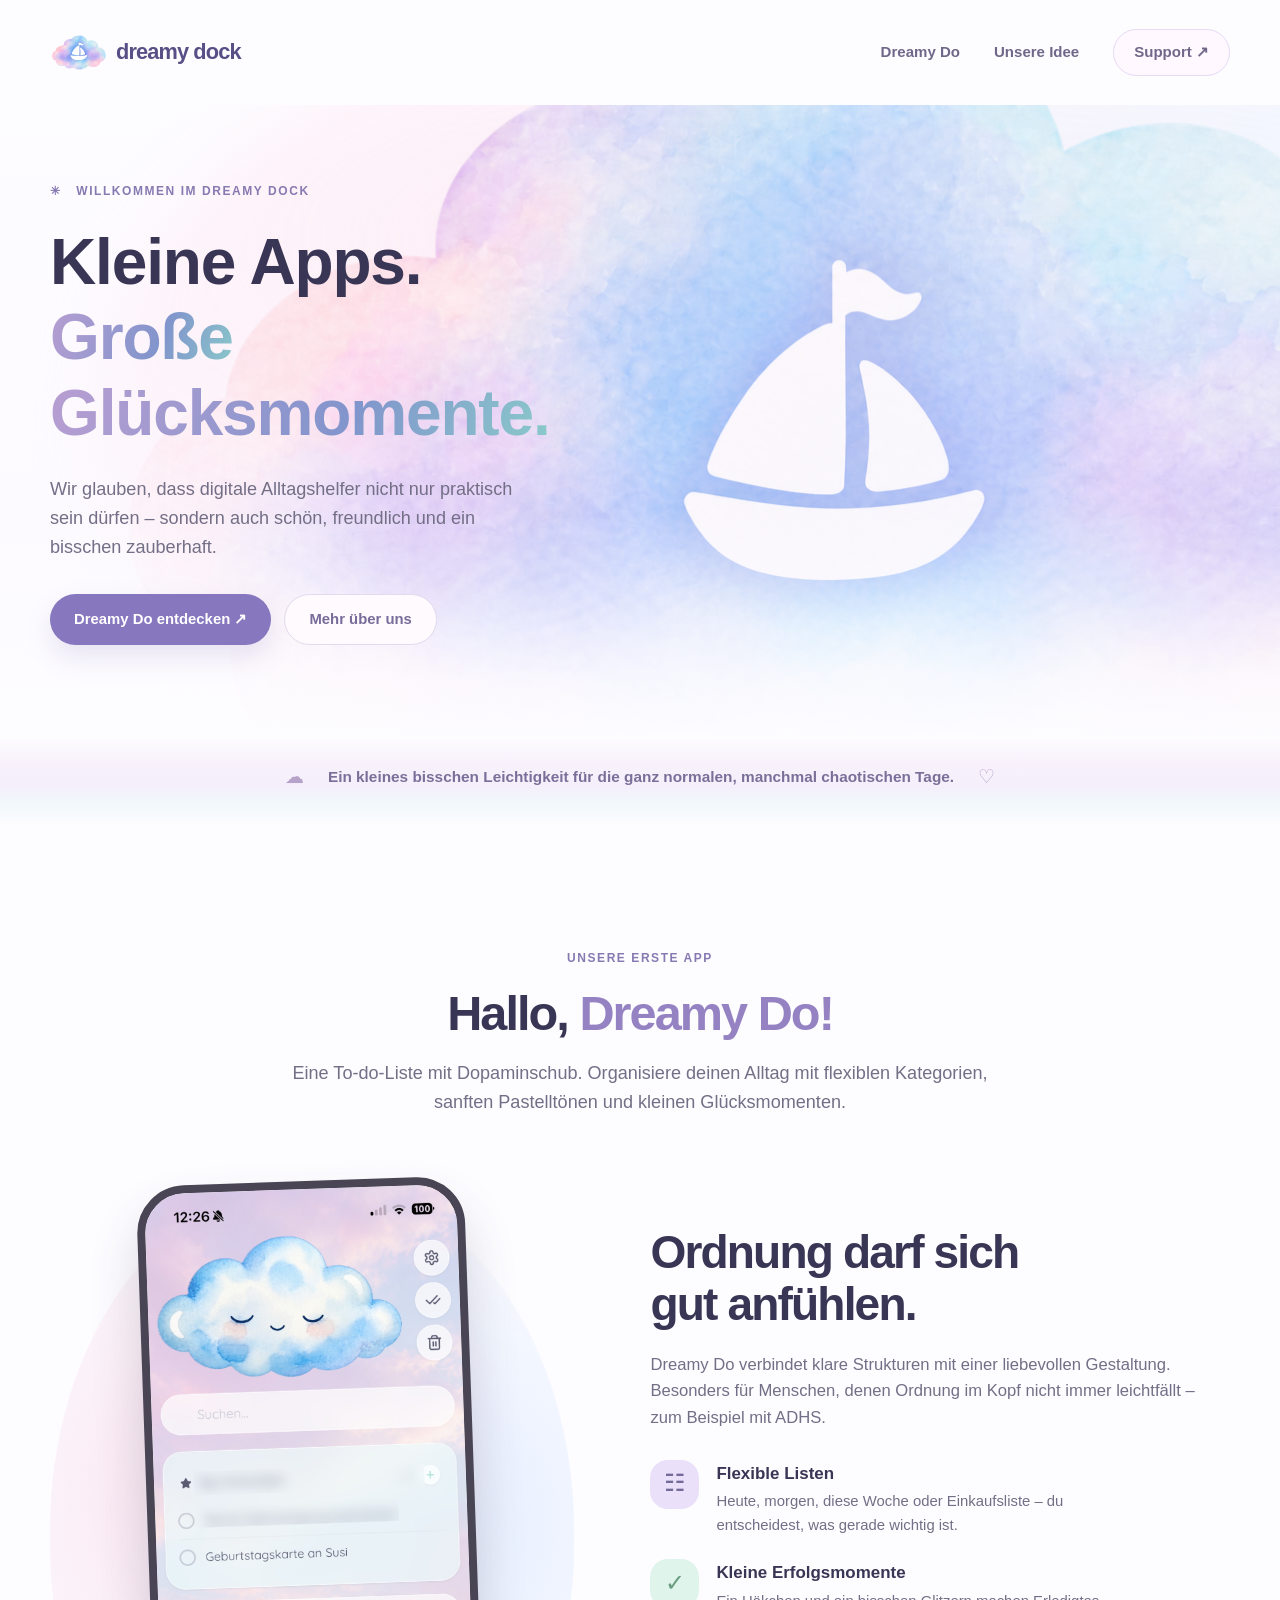
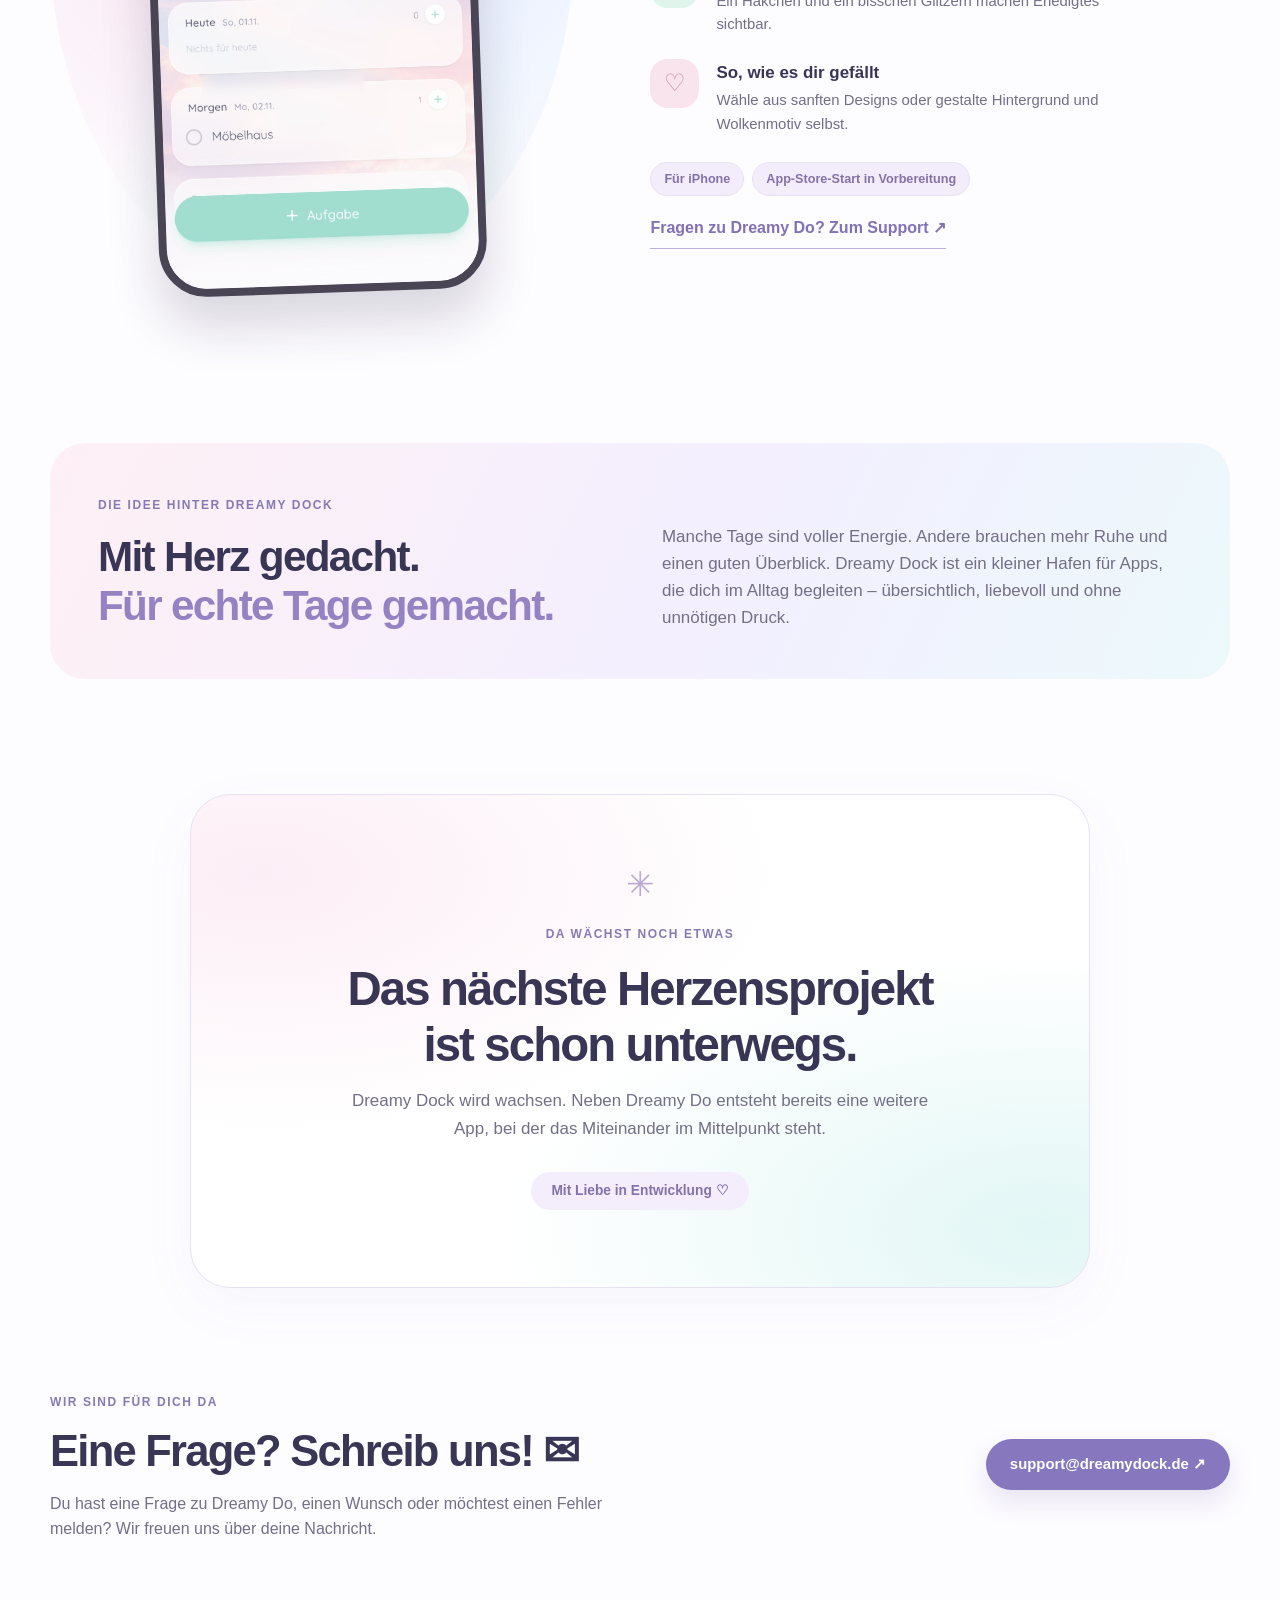
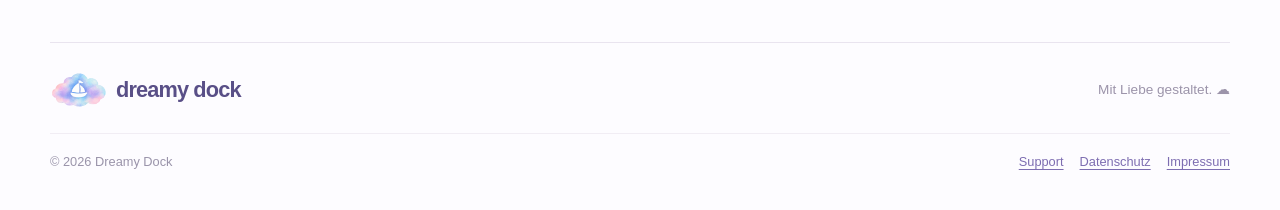
<file: index.html>
<!DOCTYPE html>

<html lang="de">
<head>
<meta charset="utf-8"/>
<meta content="width=device-width, initial-scale=1" name="viewport"/>
<meta content="#faf8ff" name="theme-color"/>
<meta content="Dreamy Dock – liebevoll gestaltete Apps für einen schöneren Alltag. Entdecke Dreamy Do, die To-do-Liste mit Dopaminschub." name="description"/>
<title>Dreamy Dock – Kleine Apps, große Glücksmomente</title>
<link href="assets/dreamy-dock-symbol.png" rel="icon" type="image/png"/>
<link href="styles.css" rel="stylesheet"/>
</head>
<body>
<div class="site-shell">
<header class="site-header">
<a aria-label="Dreamy Dock – Startseite" class="brand" href="index.html"><img alt="" src="assets/dreamy-dock-symbol.png"/><span>dreamy dock</span></a>
<nav aria-label="Hauptnavigation" class="top-nav"><a href="#dreamy-do">Dreamy Do</a><a href="#idee">Unsere Idee</a><a class="nav-support" href="dreamy-do/support/index.html">Support ↗</a></nav>
</header>
<main>
<div class="hero-stage">
<section aria-labelledby="hero-title" class="hero">
<div class="hero-copy">
<span class="eyebrow">✳   Willkommen im Dreamy Dock</span>
<h1 id="hero-title">Kleine Apps.<br/><span class="highlight hero-word">Große</span><br/><span class="highlight hero-word">Glücksmomente.</span></h1>
<p>Wir glauben, dass digitale Alltagshelfer nicht nur praktisch sein dürfen – sondern auch schön, freundlich und ein bisschen zauberhaft.</p>
<div class="hero-actions"><a class="button button-primary" href="#dreamy-do">Dreamy Do entdecken ↗</a><a class="button button-ghost" href="#idee">Mehr über uns</a></div>
</div>
<div aria-hidden="true" class="hero-art"><div class="hero-aura"></div><img alt="" class="hero-logo" src="assets/dreamy-dock-hero-small-boat.png"/></div>
</section>
</div>
<aside class="intro-note"><span aria-hidden="true">☁</span><p>Ein kleines bisschen Leichtigkeit für die ganz normalen, manchmal chaotischen Tage.</p><span aria-hidden="true">♡</span></aside>
<section aria-labelledby="app-heading" class="app-section" id="dreamy-do">
<div class="section-heading"><span class="eyebrow">Unsere erste App</span><h2 id="app-heading">Hallo, <em>Dreamy Do!</em></h2><p>Eine To-do-Liste mit Dopaminschub. Organisiere deinen Alltag mit flexiblen Kategorien, sanften Pastelltönen und kleinen Glücksmomenten.</p></div>
<div class="app-feature-grid">
<div class="phone-wrap">
<div aria-label="Originalgetreue Vorschau der Dreamy-Do-App mit pastellfarbenem Hintergrund, schlafender Wolke, Kategorien und mintfarbenem Aufgabenknopf." class="phone phone-real" role="img">
<img alt="Dreamy Do auf dem iPhone: große blaue Wolke, drei runde Symbole, transparente Aufgabenlisten und mintgrüner Button zum Hinzufügen" class="phone-screenshot" loading="lazy" src="assets/dreamy-do-echte-app-vorschau.jpg"/>
</div>
</div>
<div class="feature-copy">
<h3>Ordnung darf sich<br/>gut anfühlen.</h3>
<p>Dreamy Do verbindet klare Strukturen mit einer liebevollen Gestaltung. Besonders für Menschen, denen Ordnung im Kopf nicht immer leichtfällt – zum Beispiel mit ADHS.</p>
<div class="features">
<div class="feature"><span class="feature-icon lilac">☷</span><div><strong>Flexible Listen</strong><p>Heute, morgen, diese Woche oder Einkaufsliste – du entscheidest, was gerade wichtig ist.</p></div></div>
<div class="feature"><span class="feature-icon mint">✓</span><div><strong>Kleine Erfolgsmomente</strong><p>Ein Häkchen und ein bisschen Glitzern machen Erledigtes sichtbar.</p></div></div>
<div class="feature"><span class="feature-icon peach">♡</span><div><strong>So, wie es dir gefällt</strong><p>Wähle aus sanften Designs oder gestalte Hintergrund und Wolkenmotiv selbst.</p></div></div>
</div>
<div class="pills"><span>Für iPhone</span><span>App-Store-Start in Vorbereitung</span></div>
<a class="text-link" href="dreamy-do/support/index.html">Fragen zu Dreamy Do? Zum Support ↗</a>
</div>
</div>
</section>
<section aria-labelledby="idea-heading" class="values-section" id="idee"><div><span class="eyebrow">Die Idee hinter Dreamy Dock</span><h2 id="idea-heading">Mit Herz gedacht.<br/><em>Für echte Tage gemacht.</em></h2></div><p>Manche Tage sind voller Energie. Andere brauchen mehr Ruhe und einen guten Überblick. Dreamy Dock ist ein kleiner Hafen für Apps, die dich im Alltag begleiten – übersichtlich, liebevoll und ohne unnötigen Druck.</p></section>
<section aria-labelledby="next-heading" class="up-next"><span aria-hidden="true" class="up-next-flower">✳</span><span class="eyebrow">Da wächst noch etwas</span><h2 id="next-heading">Das nächste Herzensprojekt<br/>ist schon unterwegs.</h2><p>Dreamy Dock wird wachsen. Neben Dreamy Do entsteht bereits eine weitere App, bei der das Miteinander im Mittelpunkt steht.</p><div class="coming-soon">Mit Liebe in Entwicklung ♡</div></section>
<section aria-labelledby="contact-heading" class="contact-section"><div><span class="eyebrow">Wir sind für dich da</span><h2 id="contact-heading">Eine Frage? Schreib uns! ✉</h2><p>Du hast eine Frage zu Dreamy Do, einen Wunsch oder möchtest einen Fehler melden? Wir freuen uns über deine Nachricht.</p></div><a class="button button-primary" href="mailto:support@dreamydock.de">support@dreamydock.de ↗</a></section>
</main>
<footer class="footer"><div class="footer-top"><a class="brand" href="index.html"><img alt="" src="assets/dreamy-dock-symbol.png"/><span>dreamy dock</span></a><span>Mit Liebe gestaltet. ☁</span></div><div class="footer-bottom"><span>© 2026 Dreamy Dock</span><div class="legal-links"><a href="dreamy-do/support/index.html">Support</a><a href="datenschutz/index.html">Datenschutz</a><a href="impressum/index.html">Impressum</a></div></div></footer>
</div>
</body>
</html>
</file>
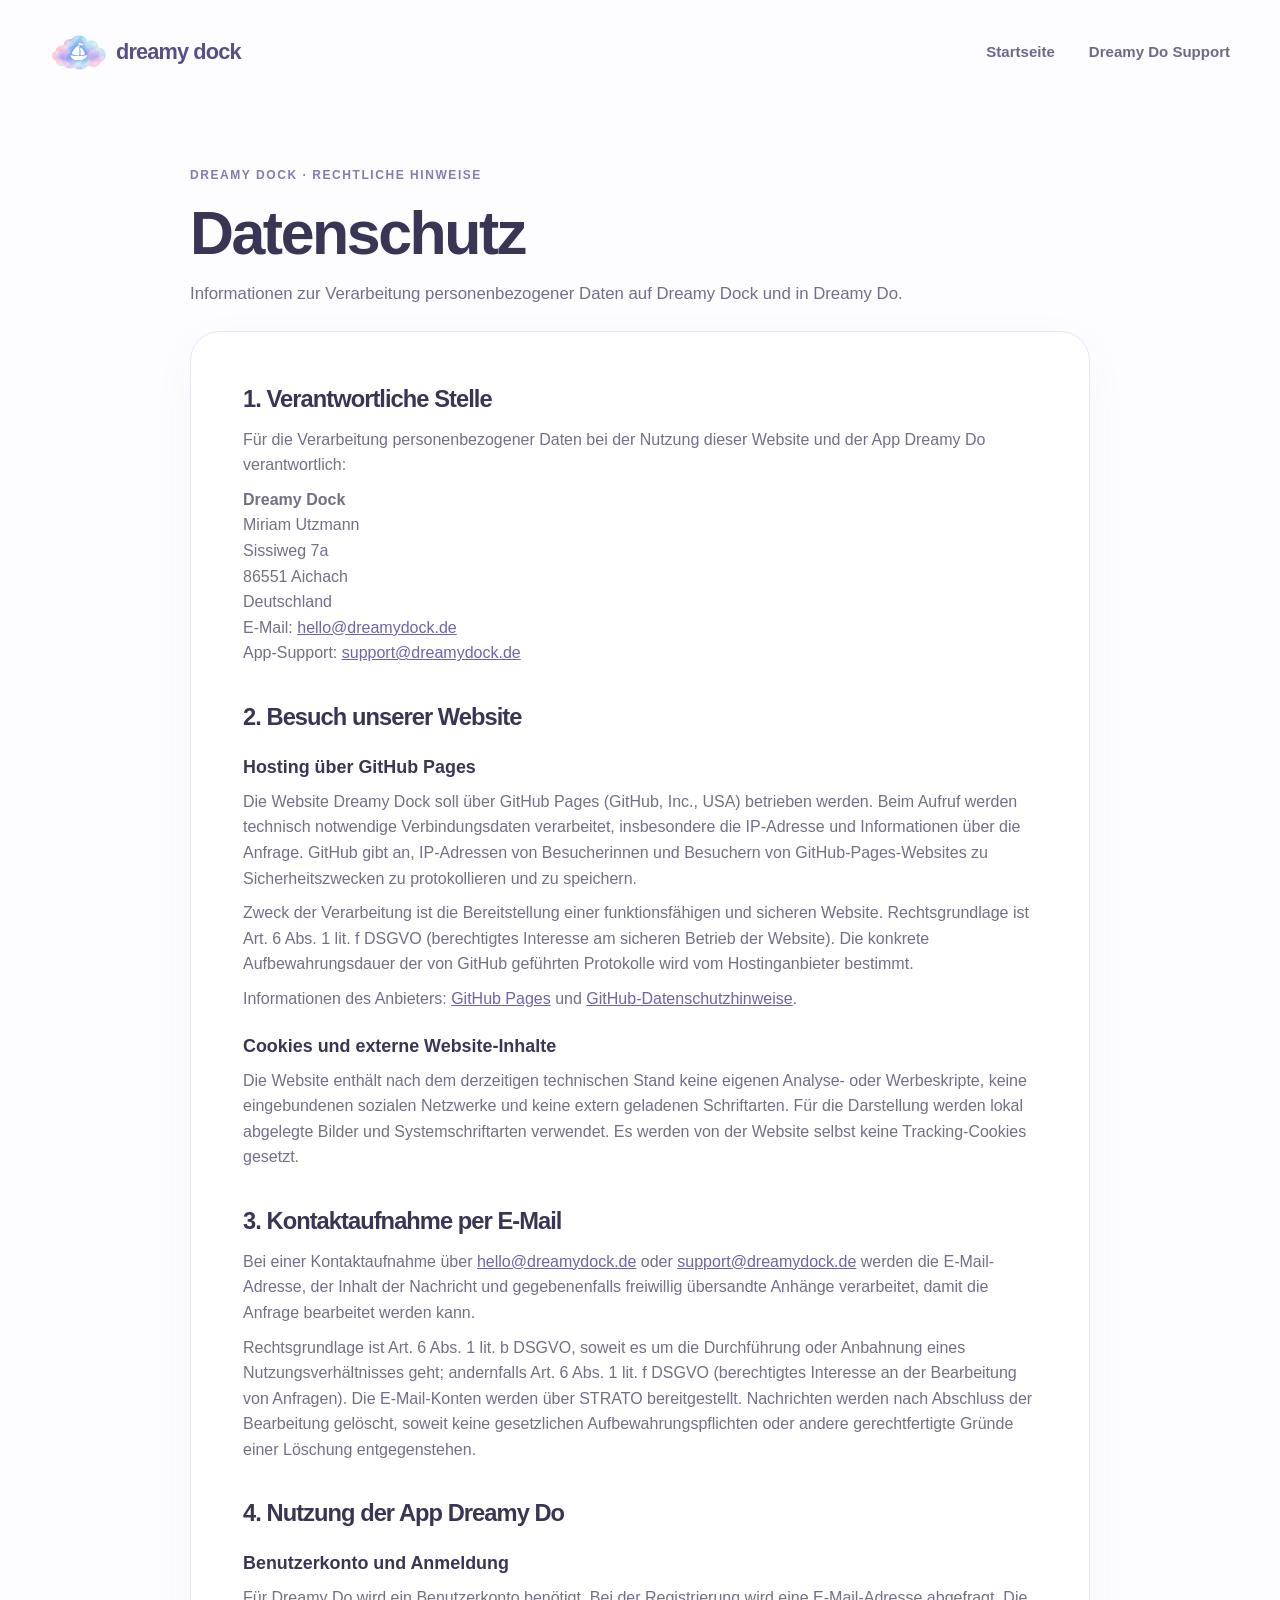
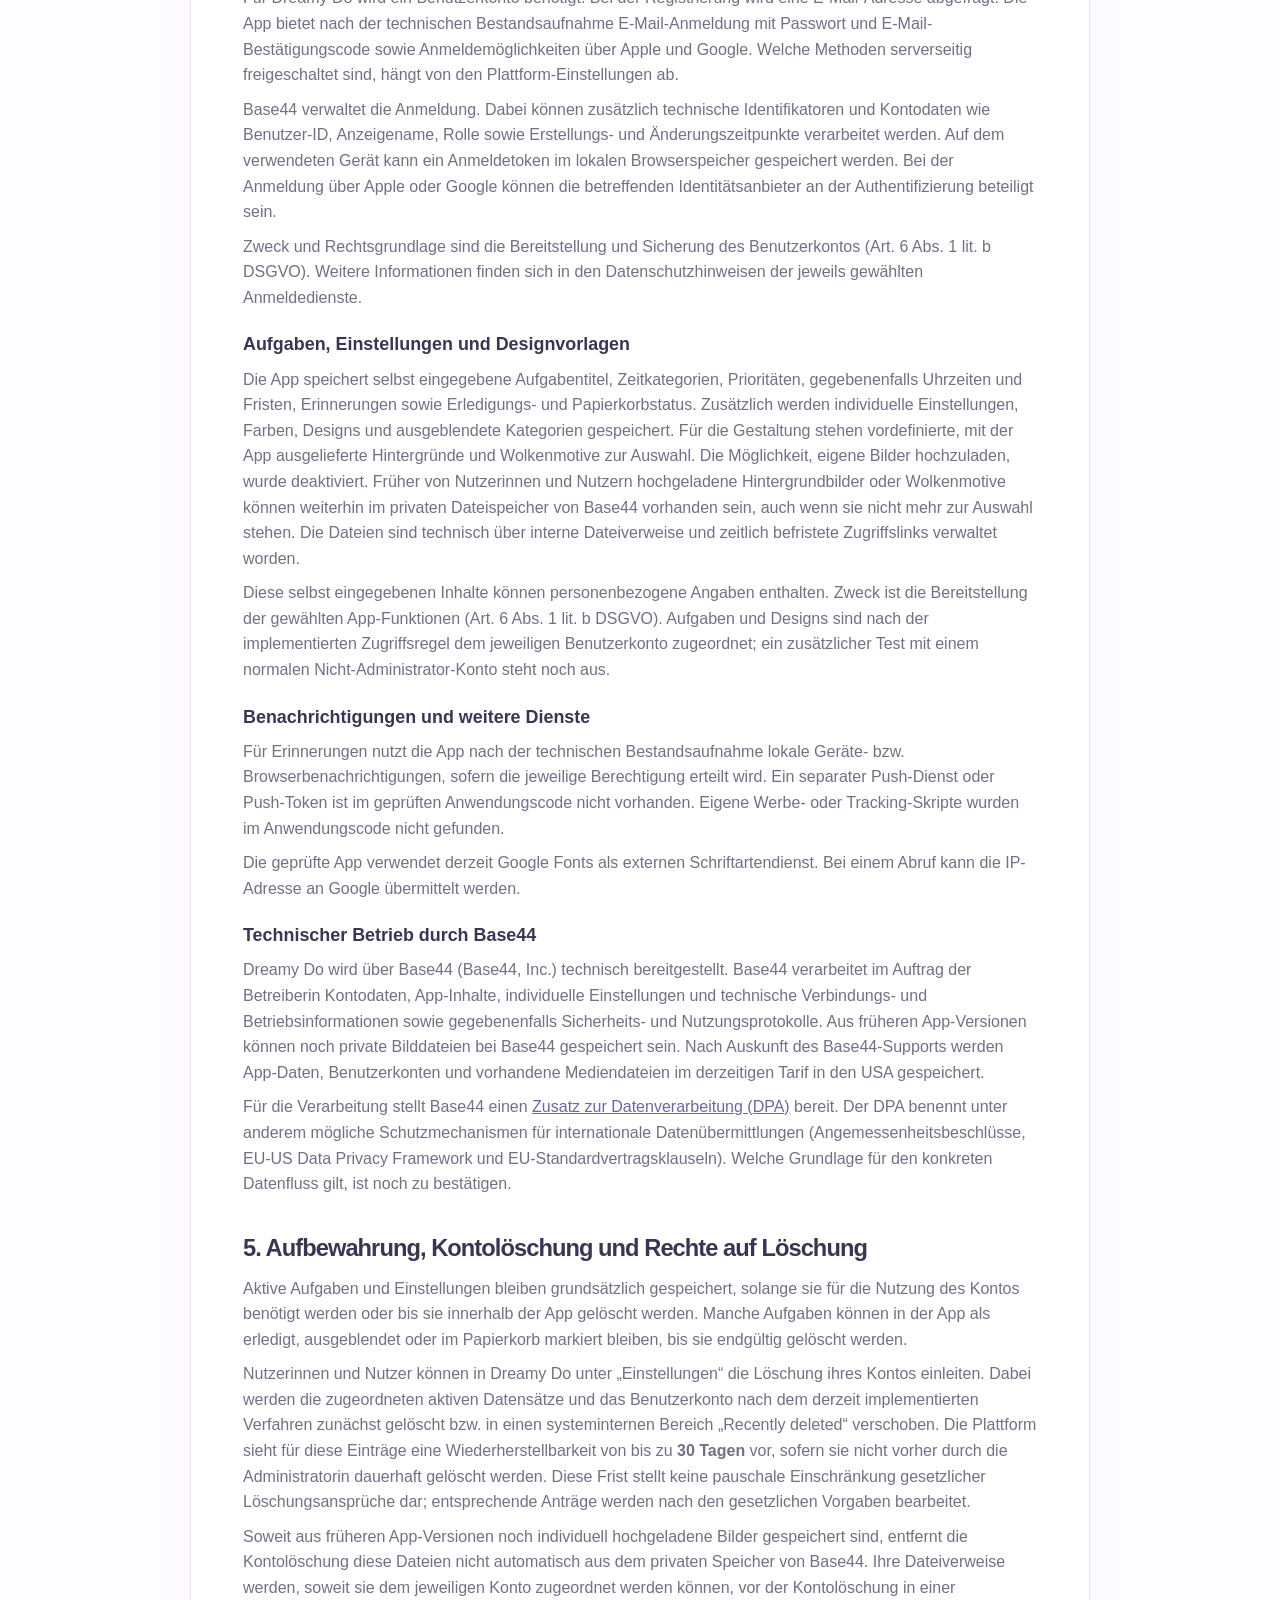
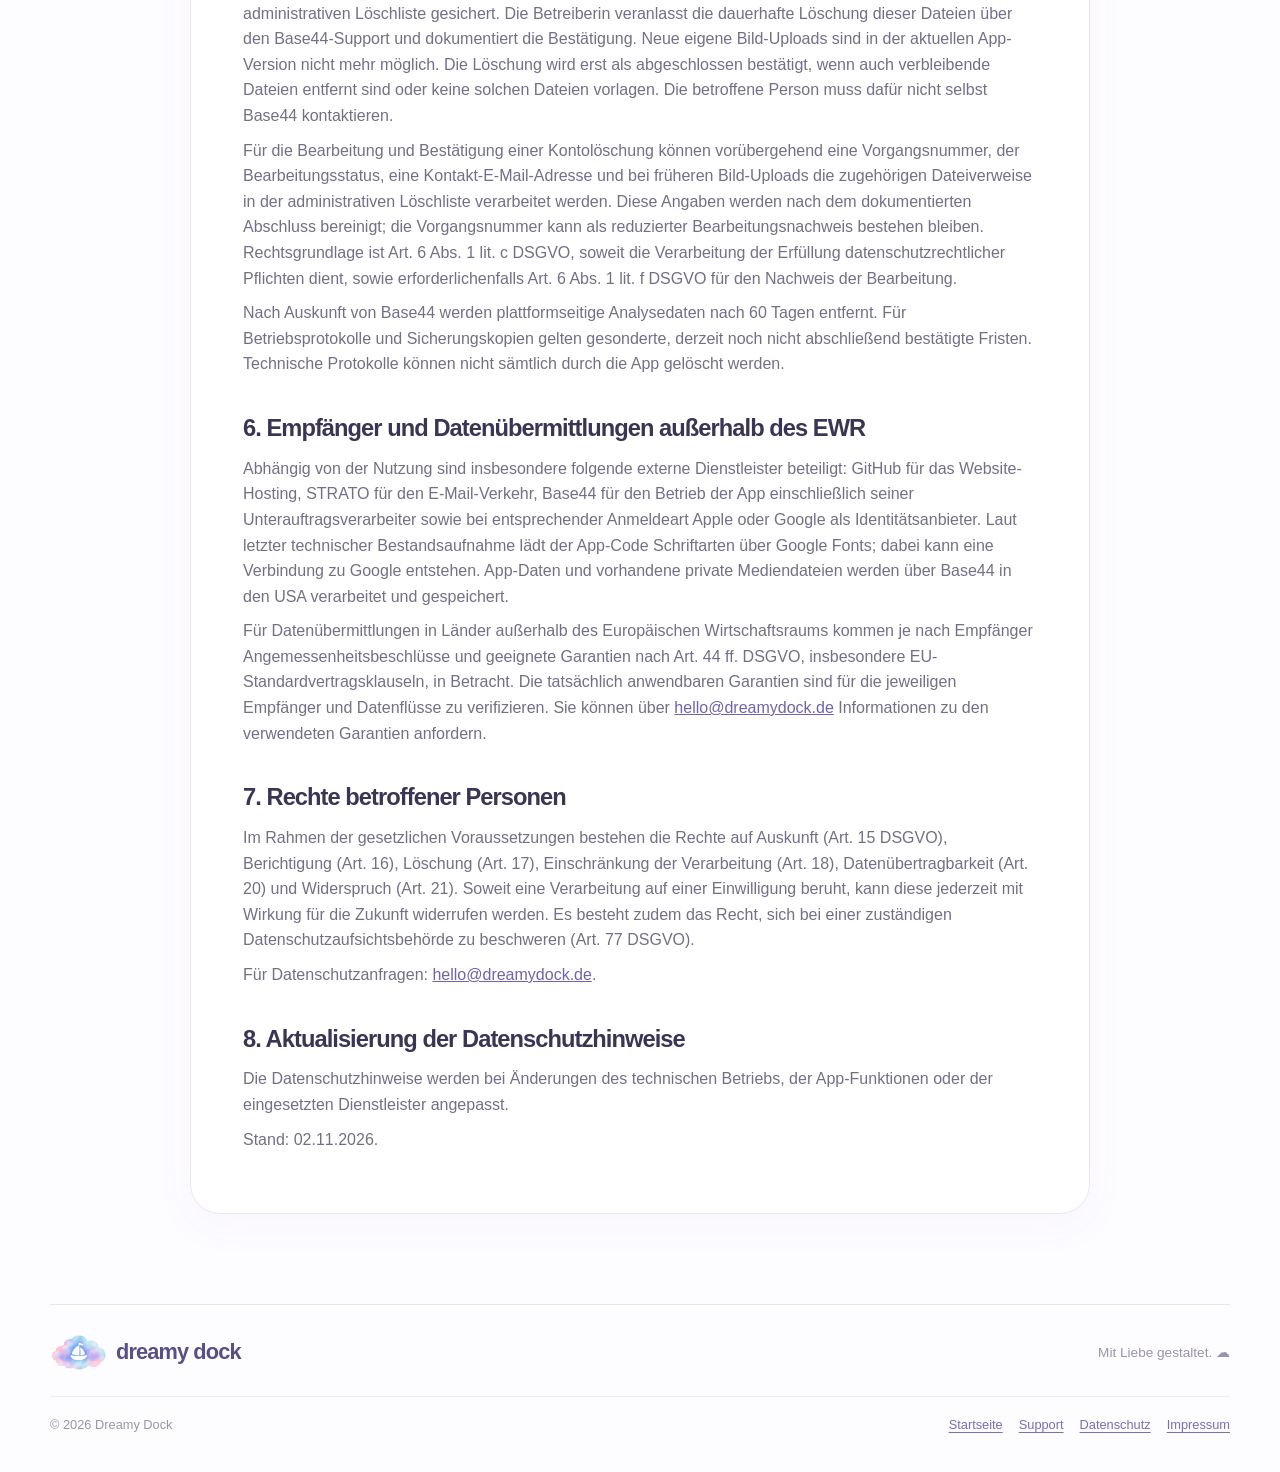
<file: datenschutz/index.html>
<!DOCTYPE html>

<html lang="de">
<head>
<meta charset="utf-8"/><meta content="width=device-width, initial-scale=1" name="viewport"/>
<meta content="noindex,nofollow" name="robots"/><meta content="#faf8ff" name="theme-color"/>
<meta content="Datenschutzhinweise für die Website Dreamy Dock und die App Dreamy Do." name="description"/>
<title>Datenschutzerklärung | Dreamy Dock</title>
<link href="../assets/dreamy-dock-symbol.png" rel="icon" type="image/png"/>
<link href="../styles.css" rel="stylesheet"/>
</head>
<body><div class="site-shell">
<header class="site-header"><a class="brand" href="../index.html"><img alt="" src="../assets/dreamy-dock-symbol.png"/><span>dreamy dock</span></a><nav aria-label="Hauptnavigation" class="top-nav"><a href="../index.html">Startseite</a><a href="../dreamy-do/support/index.html">Dreamy Do Support</a></nav></header>
<main class="legal-main">
<section class="legal-hero"><span class="eyebrow">Dreamy Dock · Rechtliche Hinweise</span><h1>Datenschutz</h1><p>Informationen zur Verarbeitung personenbezogener Daten auf Dreamy Dock und in Dreamy Do.</p></section>

<article class="legal-content"><h2>1. Verantwortliche Stelle</h2>
<p>Für die Verarbeitung personenbezogener Daten bei der Nutzung dieser Website und der App Dreamy Do verantwortlich:</p>
<p><strong>Dreamy Dock</strong><br/>
Miriam Utzmann<br/>
Sissiweg 7a<br/>
86551 Aichach<br/>
Deutschland<br/>
E-Mail: <a href="mailto:hello@dreamydock.de">hello@dreamydock.de</a><br/>
App-Support: <a href="mailto:support@dreamydock.de">support@dreamydock.de</a></p>
<h2>2. Besuch unserer Website</h2>
<h3>Hosting über GitHub Pages</h3>
<p>Die Website Dreamy Dock soll über GitHub Pages (GitHub, Inc., USA) betrieben werden. Beim Aufruf werden technisch notwendige Verbindungsdaten verarbeitet, insbesondere die IP-Adresse und Informationen über die Anfrage. GitHub gibt an, IP-Adressen von Besucherinnen und Besuchern von GitHub-Pages-Websites zu Sicherheitszwecken zu protokollieren und zu speichern.</p>
<p>Zweck der Verarbeitung ist die Bereitstellung einer funktionsfähigen und sicheren Website. Rechtsgrundlage ist Art. 6 Abs. 1 lit. f DSGVO (berechtigtes Interesse am sicheren Betrieb der Website). Die konkrete Aufbewahrungsdauer der von GitHub geführten Protokolle wird vom Hostinganbieter bestimmt.</p>
<p>Informationen des Anbieters: <a href="https://docs.github.com/en/pages/getting-started-with-github-pages/what-is-github-pages">GitHub Pages</a> und <a href="https://docs.github.com/en/site-policy/privacy-policies/github-general-privacy-statement">GitHub-Datenschutzhinweise</a>.</p>
<h3>Cookies und externe Website-Inhalte</h3>
<p>Die Website enthält nach dem derzeitigen technischen Stand keine eigenen Analyse- oder Werbeskripte, keine eingebundenen sozialen Netzwerke und keine extern geladenen Schriftarten. Für die Darstellung werden lokal abgelegte Bilder und Systemschriftarten verwendet. Es werden von der Website selbst keine Tracking-Cookies gesetzt.</p>

<h2>3. Kontaktaufnahme per E-Mail</h2>
<p>Bei einer Kontaktaufnahme über <a href="mailto:hello@dreamydock.de">hello@dreamydock.de</a> oder <a href="mailto:support@dreamydock.de">support@dreamydock.de</a> werden die E-Mail-Adresse, der Inhalt der Nachricht und gegebenenfalls freiwillig übersandte Anhänge verarbeitet, damit die Anfrage bearbeitet werden kann.</p>
<p>Rechtsgrundlage ist Art. 6 Abs. 1 lit. b DSGVO, soweit es um die Durchführung oder Anbahnung eines Nutzungsverhältnisses geht; andernfalls Art. 6 Abs. 1 lit. f DSGVO (berechtigtes Interesse an der Bearbeitung von Anfragen). Die E-Mail-Konten werden über STRATO bereitgestellt. Nachrichten werden nach Abschluss der Bearbeitung gelöscht, soweit keine gesetzlichen Aufbewahrungspflichten oder andere gerechtfertigte Gründe einer Löschung entgegenstehen.</p>
<h2>4. Nutzung der App Dreamy Do</h2>
<h3>Benutzerkonto und Anmeldung</h3>
<p>Für Dreamy Do wird ein Benutzerkonto benötigt. Bei der Registrierung wird eine E-Mail-Adresse abgefragt. Die App bietet nach der technischen Bestandsaufnahme E-Mail-Anmeldung mit Passwort und E-Mail-Bestätigungscode sowie Anmeldemöglichkeiten über Apple und Google. Welche Methoden serverseitig freigeschaltet sind, hängt von den Plattform-Einstellungen ab.</p>
<p>Base44 verwaltet die Anmeldung. Dabei können zusätzlich technische Identifikatoren und Kontodaten wie Benutzer-ID, Anzeigename, Rolle sowie Erstellungs- und Änderungszeitpunkte verarbeitet werden. Auf dem verwendeten Gerät kann ein Anmeldetoken im lokalen Browserspeicher gespeichert werden. Bei der Anmeldung über Apple oder Google können die betreffenden Identitätsanbieter an der Authentifizierung beteiligt sein.</p>
<p>Zweck und Rechtsgrundlage sind die Bereitstellung und Sicherung des Benutzerkontos (Art. 6 Abs. 1 lit. b DSGVO). Weitere Informationen finden sich in den Datenschutzhinweisen der jeweils gewählten Anmeldedienste.</p>
<h3>Aufgaben, Einstellungen und Designvorlagen</h3>
<p>Die App speichert selbst eingegebene Aufgabentitel, Zeitkategorien, Prioritäten, gegebenenfalls Uhrzeiten und Fristen, Erinnerungen sowie Erledigungs- und Papierkorbstatus. Zusätzlich werden individuelle Einstellungen, Farben, Designs und ausgeblendete Kategorien gespeichert. Für die Gestaltung stehen vordefinierte, mit der App ausgelieferte Hintergründe und Wolkenmotive zur Auswahl. Die Möglichkeit, eigene Bilder hochzuladen, wurde deaktiviert. Früher von Nutzerinnen und Nutzern hochgeladene Hintergrundbilder oder Wolkenmotive können weiterhin im privaten Dateispeicher von Base44 vorhanden sein, auch wenn sie nicht mehr zur Auswahl stehen. Die Dateien sind technisch über interne Dateiverweise und zeitlich befristete Zugriffslinks verwaltet worden.</p>
<p>Diese selbst eingegebenen Inhalte können personenbezogene Angaben enthalten. Zweck ist die Bereitstellung der gewählten App-Funktionen (Art. 6 Abs. 1 lit. b DSGVO). Aufgaben und Designs sind nach der implementierten Zugriffsregel dem jeweiligen Benutzerkonto zugeordnet; ein zusätzlicher Test mit einem normalen Nicht-Administrator-Konto steht noch aus.</p>
<h3>Benachrichtigungen und weitere Dienste</h3>
<p>Für Erinnerungen nutzt die App nach der technischen Bestandsaufnahme lokale Geräte- bzw. Browserbenachrichtigungen, sofern die jeweilige Berechtigung erteilt wird. Ein separater Push-Dienst oder Push-Token ist im geprüften Anwendungscode nicht vorhanden. Eigene Werbe- oder Tracking-Skripte wurden im Anwendungscode nicht gefunden.</p>
<p>Die geprüfte App verwendet derzeit Google Fonts als externen Schriftartendienst. Bei einem Abruf kann die IP-Adresse an Google übermittelt werden. </p>
<h3>Technischer Betrieb durch Base44</h3>
<p>Dreamy Do wird über Base44 (Base44, Inc.) technisch bereitgestellt. Base44 verarbeitet im Auftrag der Betreiberin Kontodaten, App-Inhalte, individuelle Einstellungen und technische Verbindungs- und Betriebsinformationen sowie gegebenenfalls Sicherheits- und Nutzungsprotokolle. Aus früheren App-Versionen können noch private Bilddateien bei Base44 gespeichert sein. Nach Auskunft des Base44-Supports werden App-Daten, Benutzerkonten und vorhandene Mediendateien im derzeitigen Tarif in den USA gespeichert.</p>
<p>Für die Verarbeitung stellt Base44 einen <a href="https://base44.com/about-us/legal/dpa">Zusatz zur Datenverarbeitung (DPA)</a> bereit. Der DPA benennt unter anderem mögliche Schutzmechanismen für internationale Datenübermittlungen (Angemessenheitsbeschlüsse, EU-US Data Privacy Framework und EU-Standardvertragsklauseln). Welche Grundlage für den konkreten Datenfluss gilt, ist noch zu bestätigen.</p>
<h2>5. Aufbewahrung, Kontolöschung und Rechte auf Löschung</h2>
<p>Aktive Aufgaben und Einstellungen bleiben grundsätzlich gespeichert, solange sie für die Nutzung des Kontos benötigt werden oder bis sie innerhalb der App gelöscht werden. Manche Aufgaben können in der App als erledigt, ausgeblendet oder im Papierkorb markiert bleiben, bis sie endgültig gelöscht werden.</p>
<p>Nutzerinnen und Nutzer können in Dreamy Do unter „Einstellungen“ die Löschung ihres Kontos einleiten. Dabei werden die zugeordneten aktiven Datensätze und das Benutzerkonto nach dem derzeit implementierten Verfahren zunächst gelöscht bzw. in einen systeminternen Bereich „Recently deleted“ verschoben. Die Plattform sieht für diese Einträge eine Wiederherstellbarkeit von bis zu <strong>30 Tagen</strong> vor, sofern sie nicht vorher durch die Administratorin dauerhaft gelöscht werden. Diese Frist stellt keine pauschale Einschränkung gesetzlicher Löschungsansprüche dar; entsprechende Anträge werden nach den gesetzlichen Vorgaben bearbeitet.</p>
<p>Soweit aus früheren App-Versionen noch individuell hochgeladene Bilder gespeichert sind, entfernt die Kontolöschung diese Dateien nicht automatisch aus dem privaten Speicher von Base44. Ihre Dateiverweise werden, soweit sie dem jeweiligen Konto zugeordnet werden können, vor der Kontolöschung in einer administrativen Löschliste gesichert. Die Betreiberin veranlasst die dauerhafte Löschung dieser Dateien über den Base44-Support und dokumentiert die Bestätigung. Neue eigene Bild-Uploads sind in der aktuellen App-Version nicht mehr möglich. Die Löschung wird erst als abgeschlossen bestätigt, wenn auch verbleibende Dateien entfernt sind oder keine solchen Dateien vorlagen. Die betroffene Person muss dafür nicht selbst Base44 kontaktieren.</p>
<p>Für die Bearbeitung und Bestätigung einer Kontolöschung können vorübergehend eine Vorgangsnummer, der Bearbeitungsstatus, eine Kontakt-E-Mail-Adresse und bei früheren Bild-Uploads die zugehörigen Dateiverweise in der administrativen Löschliste verarbeitet werden. Diese Angaben werden nach dem dokumentierten Abschluss bereinigt; die Vorgangsnummer kann als reduzierter Bearbeitungsnachweis bestehen bleiben. Rechtsgrundlage ist Art. 6 Abs. 1 lit. c DSGVO, soweit die Verarbeitung der Erfüllung datenschutzrechtlicher Pflichten dient, sowie erforderlichenfalls Art. 6 Abs. 1 lit. f DSGVO für den Nachweis der Bearbeitung.</p>
<p>Nach Auskunft von Base44 werden plattformseitige Analysedaten nach 60 Tagen entfernt. Für Betriebsprotokolle und Sicherungskopien gelten gesonderte, derzeit noch nicht abschließend bestätigte Fristen. Technische Protokolle können nicht sämtlich durch die App gelöscht werden. </p>
<h2>6. Empfänger und Datenübermittlungen außerhalb des EWR</h2>
<p>Abhängig von der Nutzung sind insbesondere folgende externe Dienstleister beteiligt: GitHub für das Website-Hosting, STRATO für den E-Mail-Verkehr, Base44 für den Betrieb der App einschließlich seiner Unterauftragsverarbeiter sowie bei entsprechender Anmeldeart Apple oder Google als Identitätsanbieter. Laut letzter technischer Bestandsaufnahme lädt der App-Code Schriftarten über Google Fonts; dabei kann eine Verbindung zu Google entstehen. App-Daten und vorhandene private Mediendateien werden über Base44 in den USA verarbeitet und gespeichert.</p>
<p>Für Datenübermittlungen in Länder außerhalb des Europäischen Wirtschaftsraums kommen je nach Empfänger Angemessenheitsbeschlüsse und geeignete Garantien nach Art. 44 ff. DSGVO, insbesondere EU-Standardvertragsklauseln, in Betracht. Die tatsächlich anwendbaren Garantien sind für die jeweiligen Empfänger und Datenflüsse zu verifizieren. Sie können über <a href="mailto:hello@dreamydock.de">hello@dreamydock.de</a> Informationen zu den verwendeten Garantien anfordern.</p>

<h2>7. Rechte betroffener Personen</h2>
<p>Im Rahmen der gesetzlichen Voraussetzungen bestehen die Rechte auf Auskunft (Art. 15 DSGVO), Berichtigung (Art. 16), Löschung (Art. 17), Einschränkung der Verarbeitung (Art. 18), Datenübertragbarkeit (Art. 20) und Widerspruch (Art. 21). Soweit eine Verarbeitung auf einer Einwilligung beruht, kann diese jederzeit mit Wirkung für die Zukunft widerrufen werden. Es besteht zudem das Recht, sich bei einer zuständigen Datenschutzaufsichtsbehörde zu beschweren (Art. 77 DSGVO).</p>
<p>Für Datenschutzanfragen: <a href="mailto:hello@dreamydock.de">hello@dreamydock.de</a>.</p>
<h2>8. Aktualisierung der Datenschutzhinweise</h2>
<p>Die Datenschutzhinweise werden bei Änderungen des technischen Betriebs, der App-Funktionen oder der eingesetzten Dienstleister angepasst.</p>
<p class="muted">Stand: 02.11.2026.</p></article>
</main>
<footer class="footer"><div class="footer-top"><a class="brand" href="../index.html"><img alt="" src="../assets/dreamy-dock-symbol.png"/><span>dreamy dock</span></a><span>Mit Liebe gestaltet. ☁</span></div><div class="footer-bottom"><span>© 2026 Dreamy Dock</span><div class="legal-links"><a href="../index.html">Startseite</a><a href="../dreamy-do/support/index.html">Support</a><a href="../datenschutz/index.html">Datenschutz</a><a href="../impressum/index.html">Impressum</a></div></div></footer>
</div></body></html>
</file>
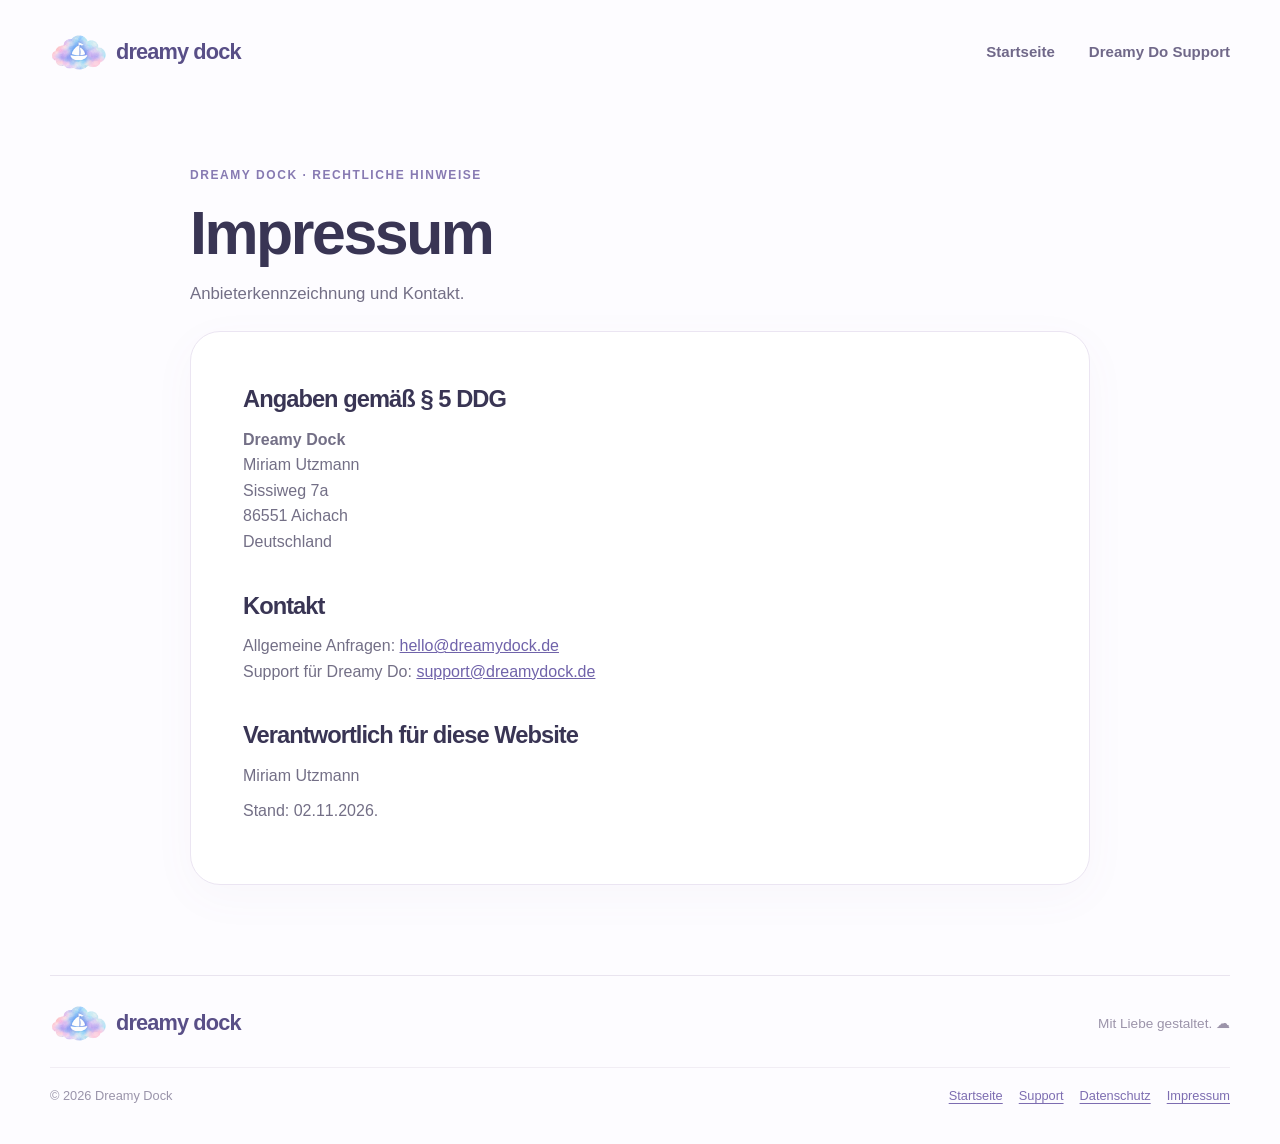
<file: impressum/index.html>
<!DOCTYPE html>

<html lang="de">
<head>
<meta charset="utf-8"/><meta content="width=device-width, initial-scale=1" name="viewport"/>
<meta content="noindex,nofollow" name="robots"/><meta content="#faf8ff" name="theme-color"/>
<meta content="Anbieterkennzeichnung und Kontakt zu Dreamy Dock." name="description"/>
<title>Impressum | Dreamy Dock</title>
<link href="../assets/dreamy-dock-symbol.png" rel="icon" type="image/png"/>
<link href="../styles.css" rel="stylesheet"/>
</head>
<body><div class="site-shell">
<header class="site-header"><a class="brand" href="../index.html"><img alt="" src="../assets/dreamy-dock-symbol.png"/><span>dreamy dock</span></a><nav aria-label="Hauptnavigation" class="top-nav"><a href="../index.html">Startseite</a><a href="../dreamy-do/support/index.html">Dreamy Do Support</a></nav></header>
<main class="legal-main">
<section class="legal-hero"><span class="eyebrow">Dreamy Dock · Rechtliche Hinweise</span><h1>Impressum</h1><p>Anbieterkennzeichnung und Kontakt.</p></section>

<article class="legal-content"><h2>Angaben gemäß § 5 DDG</h2>
<p><strong>Dreamy Dock</strong><br/>
Miriam Utzmann<br/>
Sissiweg 7a<br/>
86551 Aichach<br/>
Deutschland</p>
<h2>Kontakt</h2>
<p>Allgemeine Anfragen: <a href="mailto:hello@dreamydock.de">hello@dreamydock.de</a><br/>
Support für Dreamy Do: <a href="mailto:support@dreamydock.de">support@dreamydock.de</a></p>
<h2>Verantwortlich für diese Website</h2>
<p>Miriam Utzmann</p>
<p class="muted">Stand: 02.11.2026.</p></article>
</main>
<footer class="footer"><div class="footer-top"><a class="brand" href="../index.html"><img alt="" src="../assets/dreamy-dock-symbol.png"/><span>dreamy dock</span></a><span>Mit Liebe gestaltet. ☁</span></div><div class="footer-bottom"><span>© 2026 Dreamy Dock</span><div class="legal-links"><a href="../index.html">Startseite</a><a href="../dreamy-do/support/index.html">Support</a><a href="../datenschutz/index.html">Datenschutz</a><a href="../impressum/index.html">Impressum</a></div></div></footer>
</div></body></html>
</file>
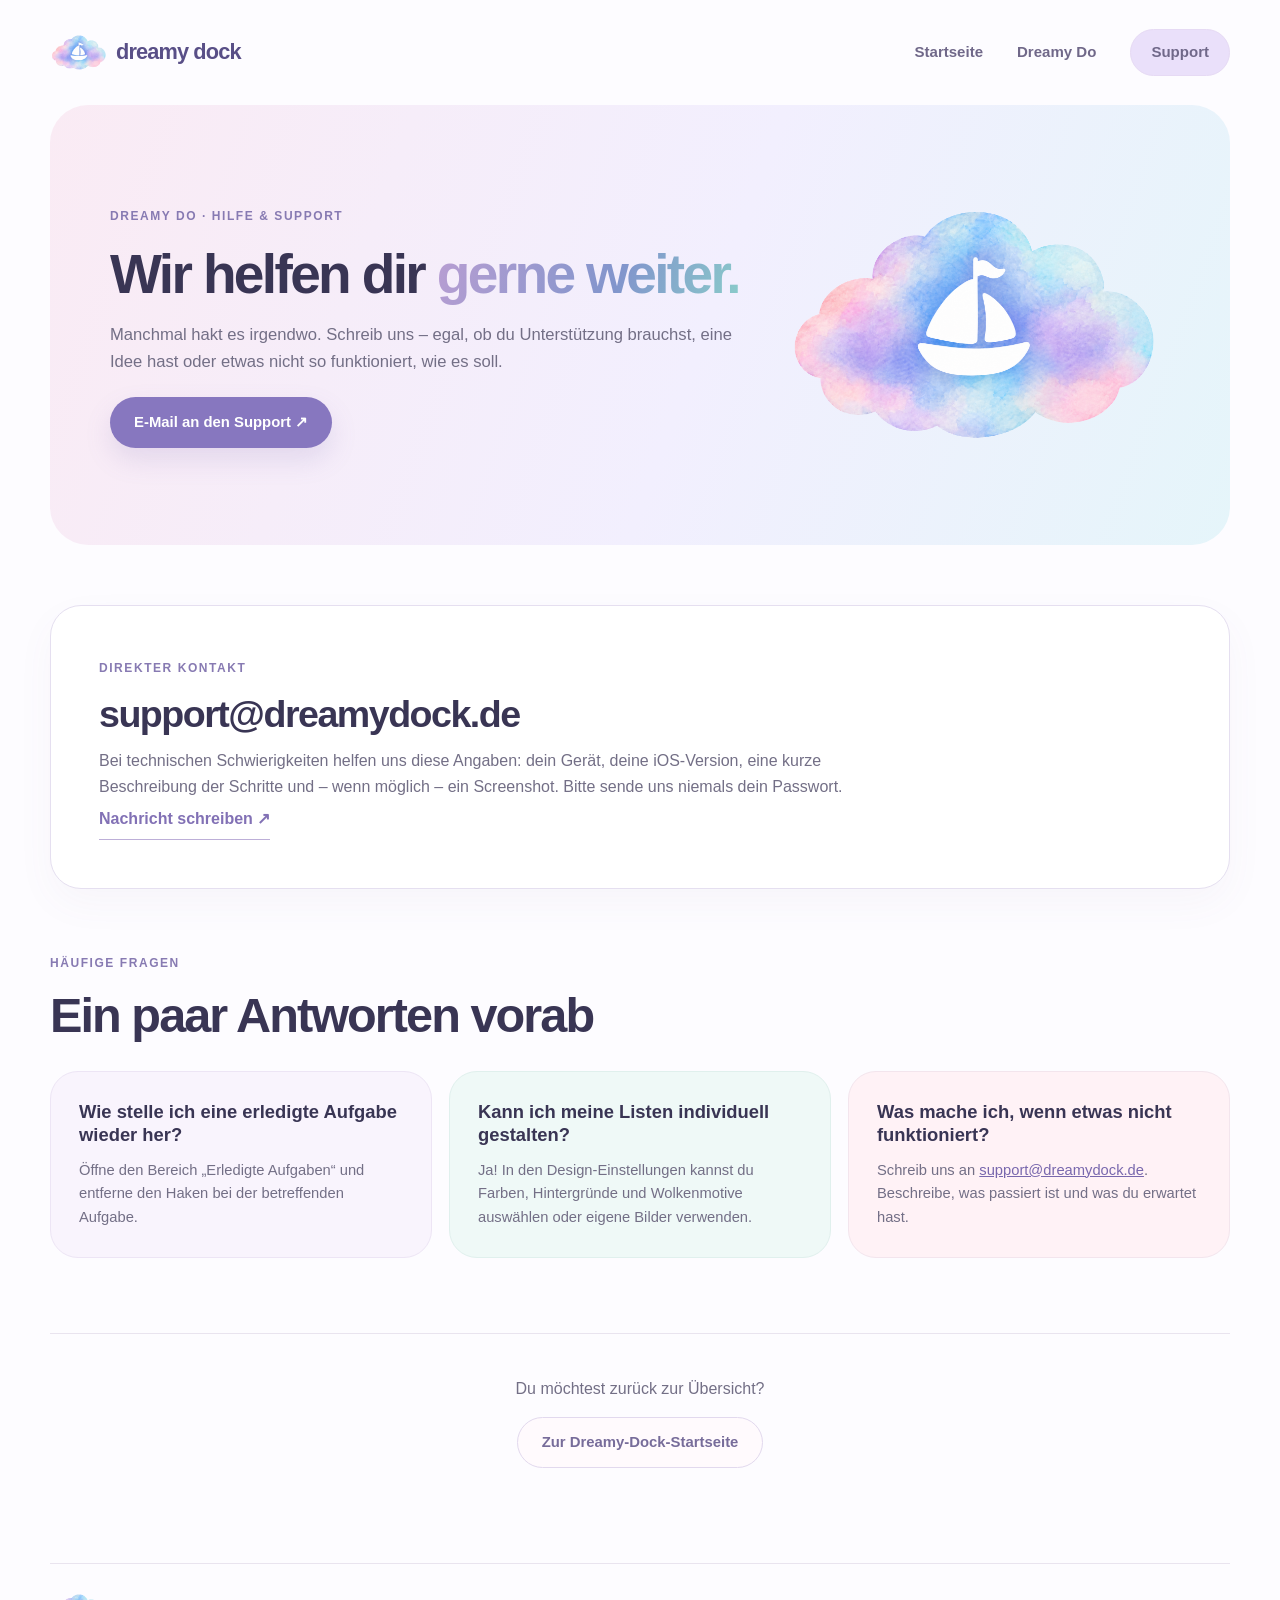
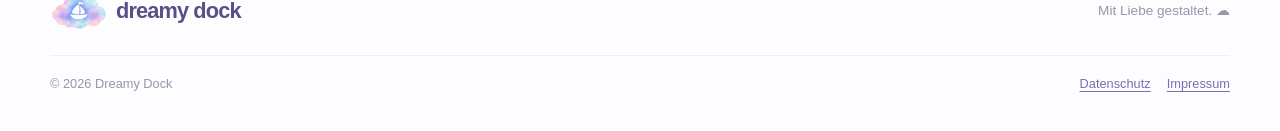
<file: dreamy-do/support/index.html>
<!DOCTYPE html>

<html lang="de">
<head><meta charset="utf-8"/><meta content="width=device-width, initial-scale=1" name="viewport"/><meta content="#faf8ff" name="theme-color"/><meta content="Hilfe und Support für Dreamy Do. Kontaktiere Dreamy Dock für Fragen, Anregungen und Fehler." name="description"/><title>Dreamy Do – Hilfe &amp; Support | Dreamy Dock</title><link href="../../assets/dreamy-dock-symbol.png" rel="icon" type="image/png"/><link href="../../styles.css" rel="stylesheet"/></head>
<body><div class="site-shell">
<header class="site-header"><a class="brand" href="../../index.html"><img alt="" src="../../assets/dreamy-dock-symbol.png"/><span>dreamy dock</span></a><nav aria-label="Hauptnavigation" class="top-nav"><a href="../../index.html">Startseite</a><a href="../../index.html#dreamy-do">Dreamy Do</a><a aria-current="page" class="nav-support active" href="index.html">Support</a></nav></header>
<main class="support-main">
<section class="support-hero"><div><span class="eyebrow">Dreamy Do · Hilfe &amp; Support</span><h1>Wir helfen dir <span class="highlight">gerne weiter.</span></h1><p>Manchmal hakt es irgendwo. Schreib uns – egal, ob du Unterstützung brauchst, eine Idee hast oder etwas nicht so funktioniert, wie es soll.</p><a class="button button-primary" href="mailto:support@dreamydock.de?subject=Dreamy%20Do%20-%20Supportanfrage">E-Mail an den Support ↗</a></div><img alt="Dreamy-Dock-Wolke mit weißem Segelboot" src="../../assets/dreamy-dock-symbol.png"/></section>
<section aria-labelledby="contact-title" class="support-contact"><span class="eyebrow">Direkter Kontakt</span><h2 id="contact-title">support@dreamydock.de</h2><p>Bei technischen Schwierigkeiten helfen uns diese Angaben: dein Gerät, deine iOS-Version, eine kurze Beschreibung der Schritte und – wenn möglich – ein Screenshot. Bitte sende uns niemals dein Passwort.</p><a class="text-link" href="mailto:support@dreamydock.de?subject=Dreamy%20Do%20-%20Supportanfrage">Nachricht schreiben ↗</a></section>
<section aria-labelledby="faq-title" class="faq-section"><span class="eyebrow">Häufige Fragen</span><h2 id="faq-title">Ein paar Antworten vorab</h2><div class="faq-list"><div class="faq-card"><h3>Wie stelle ich eine erledigte Aufgabe wieder her?</h3><p>Öffne den Bereich „Erledigte Aufgaben“ und entferne den Haken bei der betreffenden Aufgabe.</p></div><div class="faq-card"><h3>Kann ich meine Listen individuell gestalten?</h3><p>Ja! In den Design-Einstellungen kannst du Farben, Hintergründe und Wolkenmotive auswählen oder eigene Bilder verwenden.</p></div><div class="faq-card"><h3>Was mache ich, wenn etwas nicht funktioniert?</h3><p>Schreib uns an <a href="mailto:support@dreamydock.de">support@dreamydock.de</a>. Beschreibe, was passiert ist und was du erwartet hast.</p></div></div></section>
<div class="support-bottom"><p>Du möchtest zurück zur Übersicht?</p><a class="button button-ghost" href="../../index.html">Zur Dreamy-Dock-Startseite</a></div>
</main>
<footer class="footer"><div class="footer-top"><a class="brand" href="../../index.html"><img alt="" src="../../assets/dreamy-dock-symbol.png"/><span>dreamy dock</span></a><span>Mit Liebe gestaltet. ☁</span></div><div class="footer-bottom"><span>© 2026 Dreamy Dock</span><div class="legal-links"><a href="../../datenschutz/index.html">Datenschutz</a><a href="../../impressum/index.html">Impressum</a></div></div></footer>
</div></body></html>
</file>
<file: styles.css>
:root{color-scheme:light;--ink:#393554;--muted:#736f86;--lilac:#eae0fa;--mint:#dff4ea;--rose:#f9e3ed;--line:#e9e4ef;--violet:#8473bd}
*{box-sizing:border-box}
html{scroll-behavior:smooth}
body{margin:0;background:#fdfcff;color:var(--ink);font-family:"Avenir Next",Avenir,"Trebuchet MS",Arial,sans-serif;line-height:1.6;-webkit-font-smoothing:antialiased}
a{color:inherit;text-decoration:none}img{max-width:100%;height:auto}
:focus-visible{outline:3px solid var(--violet);outline-offset:4px}
h1,h2,h3,p{margin:0}h1,h2,h3,.brand,.button,.eyebrow{font-family:"Arial Rounded MT Bold","Avenir Next","Trebuchet MS",Arial,sans-serif}
h1{font-size:clamp(2.5rem,5vw,5rem);line-height:1.14;letter-spacing:-.048em}h2{font-size:clamp(2.1rem,3.8vw,3.75rem);line-height:1.18;letter-spacing:-.04em}h3{font-size:1.3rem;line-height:1.25}p{color:var(--muted)}
.site-shell{overflow:hidden}
.site-header,.hero,.app-section,.values-section,.up-next,.contact-section,.footer,.support-main{width:min(1180px,calc(100% - 52px));margin-inline:auto}
.site-header{height:105px;display:flex;align-items:center;justify-content:space-between;position:relative;z-index:2;gap:20px}
.brand{display:flex;align-items:center;gap:8px;font-size:1.36rem;white-space:nowrap;color:#594f87;font-weight:900;letter-spacing:-.04em}.brand img{width:58px;max-height:46px;object-fit:contain}
.top-nav{display:flex;align-items:center;gap:34px;font-size:.94rem;font-weight:800;color:#706889}.top-nav a:hover{color:#a581af}.nav-support{border:1px solid #e6daf4;background:#fff9ff;border-radius:99px;padding:10px 20px;white-space:nowrap}.top-nav .active{background:var(--lilac)}
.hero{min-height:630px;display:grid;grid-template-columns:1fr 1fr;gap:30px;align-items:center;padding-bottom:75px}.hero-copy{position:relative;z-index:1}.eyebrow{display:inline-block;font-size:.75rem;color:#877ab2;font-weight:900;text-transform:uppercase;letter-spacing:.13em}
.hero h1{margin:23px 0}.highlight{background:linear-gradient(110deg,#b99ed2,#8195cc 60%,#8acbca);-webkit-background-clip:text;background-clip:text;-webkit-text-fill-color:transparent;color:#9685c5}.hero-copy>p{font-size:1.13rem;max-width:490px}
.hero-actions{display:flex;gap:13px;flex-wrap:wrap;margin-top:32px}.button{display:inline-flex;justify-content:center;align-items:center;padding:12px 24px;min-height:51px;border-radius:99px;gap:10px;font-size:.93rem;font-weight:900;transition:transform .15s ease,box-shadow .15s ease}.button:hover{transform:translateY(-2px)}.button-primary{color:#fff;background:#8777bf;box-shadow:0 12px 26px #8171b82b}.button-ghost{color:#776c9a;border:1px solid #e2d9ee;background:#fffafd}
.hero-art{position:relative;min-height:500px;display:grid;place-items:center;isolation:isolate}.hero-aura{position:absolute;z-index:-1;width:110%;height:78%;border-radius:50%;filter:blur(24px);background:radial-gradient(ellipse at 26% 30%,#ffe2efb7,transparent 55%),radial-gradient(ellipse at 76% 36%,#dceeffc4,transparent 56%),radial-gradient(ellipse at 50% 77%,#e6dffbb0,transparent 53%)}.hero-logo{width:100%;max-width:590px;filter:drop-shadow(0 18px 25px #a7a0c821)}
.intro-note{padding:22px 20px;text-align:center;display:flex;align-items:center;justify-content:center;gap:24px;background:linear-gradient(95deg,#fcebf4,#f0edfd 55%,#eaf7fb)}.intro-note p{font-size:.96rem;color:#796f98;font-weight:700}.intro-note span{color:#b7a2c9;font-size:1.2rem}
.app-section{padding-block:120px}.section-heading{text-align:center;max-width:740px;margin:0 auto 65px}.section-heading h2{margin:16px 0}.section-heading em,.values-section em{color:#9582c2;font-style:normal}.section-heading>p{font-size:1.13rem}.app-feature-grid{display:grid;grid-template-columns:.95fr 1.05fr;align-items:center;gap:76px}
.phone-wrap{min-height:615px;display:flex;justify-content:center;align-items:center;border-radius:49%;background:radial-gradient(ellipse at 34% 44%,#f8d8e8bd,transparent 60%),radial-gradient(ellipse at 69% 48%,#d9e8ffc5,transparent 62%),radial-gradient(ellipse at 53% 88%,#e1f6f3,transparent 53%)}
.phone{position:relative;width:min(307px,90%);min-height:562px;padding:48px 18px 21px;background:linear-gradient(#fbf4fb,#f9f0fc);border:9px solid #494555;border-radius:48px;box-shadow:0 30px 50px #48415e32;transform:rotate(-2deg)}.phone-notch{position:absolute;top:-1px;left:50%;transform:translateX(-50%);background:#494555;width:92px;height:21px;border-radius:0 0 18px 18px}.phone-top{display:flex;justify-content:space-between;color:#978aac;font-size:.76rem;font-weight:700}
.sleepy-cloud{position:relative;background:linear-gradient(130deg,#f9dce8,#f4def5 40%,#dcecff 76%,#eae3fa);width:160px;height:93px;border-radius:49%;margin:24px auto 17px;box-shadow:inset 0 0 15px #fff}.sleepy-cloud:before,.sleepy-cloud:after{content:"";position:absolute;background:inherit;border-radius:55%;width:63px;height:64px;top:30px}.sleepy-cloud:before{left:-15px}.sleepy-cloud:after{right:-15px}.sleepy-cloud>span{position:absolute;z-index:1;top:44px;left:29px;white-space:nowrap;color:#8f82ad;font-weight:700}
.phone-search{background:#fff9ffde;color:#bcb2ca;font-size:.75rem;padding:8px 14px;border-radius:99px}.task-category{margin-top:13px;padding:9px 13px;border-radius:15px;display:flex;justify-content:space-between;font-weight:900;font-size:.79rem}.category-prio{background:#e2e8f8}.category-today{background:#fffafd}.phone-task{margin-top:7px;border-radius:12px;background:#fff9ffdd;padding:9px;display:flex;align-items:center;gap:9px;color:#776e8b;font-size:.7rem}.task-check{width:17px;height:17px;flex:0 0 17px;border:1.5px solid #bcb0ca;border-radius:50%;display:inline-grid;place-items:center;color:#fff}.task-check.checked{background:#a7dec1;border-color:#a7dec1}.phone-add{margin-top:17px;text-align:center;border-radius:99px;background:#d2ebd8;color:#587663;padding:10px;font-size:.74rem;font-weight:900}.illustration-label{position:absolute;bottom:-34px;left:0;right:0;text-align:center;font-size:.7rem;color:#9890a7}
.feature-copy>h3{font-size:clamp(2rem,3.6vw,3.2rem);line-height:1.14;letter-spacing:-.04em;margin-bottom:21px}.feature-copy>p{font-size:1.04rem;margin-bottom:28px}.features{display:grid;gap:22px}.feature{display:flex;gap:17px;align-items:flex-start}.feature strong{font-size:1.06rem}.feature p{font-size:.93rem;margin-top:3px;max-width:410px}.feature-icon{flex:0 0 49px;display:grid;place-items:center;width:49px;height:49px;border-radius:18px;font-size:1.48rem;color:#756b9b}.feature-icon.lilac{background:var(--lilac)}.feature-icon.mint{background:var(--mint);color:#699d81}.feature-icon.peach{background:var(--rose);color:#c08fa4}.pills{margin:25px 0 12px;display:flex;gap:8px;flex-wrap:wrap}.pills span{border:1px solid #e9e2f4;border-radius:99px;background:#f3edfb;color:#8273a7;font-weight:800;font-size:.79rem;padding:6px 13px}.text-link{color:#8271b5;font-weight:900;display:inline-block;border-bottom:1px solid #bdafd8;padding-block:7px}
.values-section{margin-block:30px 115px;padding:48px;border-radius:35px;background:linear-gradient(115deg,#fef0f5,#f3efff 57%,#ecf9fb);display:grid;grid-template-columns:1fr 1fr;align-items:end;gap:44px}.values-section h2{font-size:clamp(1.95rem,3.3vw,3rem);margin-top:15px}.values-section p{font-size:1.06rem}
.up-next{max-width:900px;position:relative;text-align:center;padding:63px 32px 77px;border:1px solid #e7e2f1;border-radius:40px;background:radial-gradient(ellipse at 8% 16%,#fbe5f1a8,transparent 44%),radial-gradient(ellipse at 95% 88%,#e2f7f5,transparent 45%),#fff;box-shadow:0 18px 60px #756e980b}.up-next-flower{display:block;font-size:2.1rem;color:#bcaad4;margin-bottom:8px}.up-next h2{font-size:clamp(2rem,3.7vw,3.3rem);margin:15px 0}.up-next p{max-width:590px;margin-inline:auto;font-size:1.06rem}.coming-soon{margin:30px auto 0;border-radius:99px;padding:8px 20px;background:#f4edfc;color:#8273aa;font-size:.86rem;font-weight:900;width:max-content;max-width:100%}
.contact-section{display:flex;justify-content:space-between;align-items:center;gap:28px;margin-block:100px}.contact-section h2{font-size:clamp(2rem,3.4vw,3rem);margin:13px 0}.contact-section p{max-width:600px}.contact-section .button{flex-shrink:0}
.footer{border-top:1px solid var(--line);padding-block:28px 37px}.footer-top,.footer-bottom{display:flex;justify-content:space-between;align-items:center;gap:20px}.footer-top{padding-bottom:24px}.footer-top>span{color:#9c94aa;font-size:.85rem}.footer-bottom{border-top:1px solid #f1edf4;padding-top:18px;color:#9a94aa;font-size:.8rem}.footer-bottom>div{display:flex;flex-wrap:wrap;gap:16px}.footer-bottom a{color:#7d6db1}.legal-note{font-style:italic}
.support-main{padding-bottom:95px}.support-hero{min-height:440px;display:grid;grid-template-columns:1.25fr .75fr;align-items:center;gap:22px;border-radius:38px;padding:60px;background:linear-gradient(110deg,#faebf4,#f2effe 55%,#e5f5fa)}.support-hero h1{font-size:clamp(2.3rem,4.3vw,4.3rem);margin:16px 0}.support-hero p{font-size:1.04rem;margin-bottom:22px}.support-hero img{width:100%}.support-contact{margin-block:60px;padding:48px;border:1px solid #e5dff0;border-radius:31px;background:white;box-shadow:0 15px 39px #75688c0b}.support-contact h2{margin:12px 0;font-size:clamp(1.5rem,3vw,2.35rem);overflow-wrap:anywhere}.support-contact p{max-width:780px}.faq-section{margin-bottom:75px}.faq-section h2{margin:13px 0 26px}.faq-list{display:grid;grid-template-columns:repeat(3,1fr);gap:17px}.faq-card{padding:28px;border-radius:28px;border:1px solid #ede5f5;background:#f9f4fd}.faq-card:nth-child(2){background:#eff9f7;border-color:#e0f0ed}.faq-card:nth-child(3){background:#fff2f6;border-color:#f3e5ed}.faq-card h3{font-size:1.15rem;margin-bottom:13px}.faq-card p{font-size:.92rem}.faq-card a{color:#7867ad;text-decoration:underline}.support-bottom{text-align:center;border-top:1px solid var(--line);padding-top:42px}.support-bottom p{margin-bottom:15px}
@media(max-width:900px){.hero{grid-template-columns:1fr;padding-top:45px;gap:0;min-height:unset}.hero-copy{text-align:center}.hero-copy>p{margin-inline:auto}.hero-actions{justify-content:center}.hero-art{min-height:380px}.hero-logo{max-width:520px}.app-feature-grid{grid-template-columns:1fr;gap:45px}.feature-copy{max-width:600px;margin-inline:auto}.values-section{grid-template-columns:1fr;gap:19px}.support-hero{grid-template-columns:1fr 220px;padding:40px}.faq-list{grid-template-columns:1fr}.contact-section{align-items:flex-start;flex-direction:column}}
@media(max-width:640px){.site-header,.hero,.app-section,.values-section,.up-next,.contact-section,.footer,.support-main{width:calc(100% - 34px)}.site-header{height:auto;min-height:92px;flex-direction:column;align-items:flex-start;gap:8px;padding-top:13px;padding-bottom:13px}.brand{font-size:1.16rem}.brand img{width:50px}.top-nav{width:100%;justify-content:space-between;gap:9px;font-size:.79rem}.top-nav .nav-support{padding:6px 11px}.hero{padding-top:23px;padding-bottom:56px}.hero h1{font-size:clamp(2.4rem,10.7vw,3.4rem)}.hero-copy>p{font-size:1rem}.hero-art{min-height:280px}.hero-logo{max-width:370px}.intro-note{gap:12px;padding:18px 15px}.intro-note p{font-size:.83rem}.app-section{padding-block:72px}.section-heading{margin-bottom:35px}.section-heading>p{font-size:1.01rem}.phone-wrap{min-height:615px}.phone{transform:rotate(-1deg)}.feature-copy>h3{font-size:2.1rem}.values-section{margin-block:0 65px;padding:31px 25px}.up-next{padding:43px 22px 54px}.contact-section{margin-block:68px;align-items:stretch}.contact-section .button{font-size:.84rem}.footer-top,.footer-bottom{flex-direction:column;align-items:flex-start;gap:12px}.support-hero{grid-template-columns:1fr;padding:32px 24px;gap:7px}.support-hero img{width:220px;margin-inline:auto}.support-hero h1{font-size:2.5rem}.support-contact{padding:27px 22px;margin-block:44px}.faq-section h2{font-size:2rem}.faq-card{padding:24px}}
@media(prefers-reduced-motion:reduce){html{scroll-behavior:auto}.button{transition:none}.button:hover{transform:none}}

/* Die große Wolke ist Teil des Hintergrunds, nicht mehr ein separates Bild. */
.hero{position:relative;display:flex;align-items:center;min-height:625px;padding-block:72px 92px;isolation:isolate}
.hero-copy{width:min(730px,71%);position:relative;z-index:2}
.hero-copy h1{text-wrap:balance;letter-spacing:-.018em;font-variant-ligatures:none}
.hero-word{display:inline-block;white-space:nowrap;line-height:1.2;padding-inline:.045em;margin-inline:-.045em;-webkit-box-decoration-break:clone;box-decoration-break:clone}
.hero-art{position:absolute;top:53%;right:-32%;z-index:0;width:130%;min-height:0;display:block;transform:translateY(-50%);pointer-events:none}
.hero-logo{width:100%;max-width:none;display:block;opacity:.54;filter:none;-webkit-mask-image:linear-gradient(90deg,transparent 0%,#000 24%,#000 79%,transparent 100%);mask-image:linear-gradient(90deg,transparent 0%,#000 24%,#000 79%,transparent 100%)}
.hero-aura{width:105%;height:90%;top:3%;left:1%;filter:blur(32px);opacity:.68}
@media(max-width:900px){.hero{min-height:560px;padding-block:70px}.hero-copy{width:min(670px,82%);text-align:left}.hero-copy>p{margin-inline:0}.hero-actions{justify-content:flex-start}.hero-art{right:-32%;top:53%;width:130%}}
@media(max-width:640px){.hero{min-height:535px;padding-block:58px 70px}.hero-copy{width:100%;text-align:center}.hero-copy>p{margin-inline:auto}.hero-actions{justify-content:center}.hero-copy h1{font-size:clamp(2.05rem,8.9vw,3.2rem)}.hero-art{top:55%;right:-47%;width:165%}.hero-logo{opacity:.30;-webkit-mask-image:radial-gradient(ellipse at 52% 52%,#000 34%,transparent 79%);mask-image:radial-gradient(ellipse at 52% 52%,#000 34%,transparent 79%)}.hero-aura{opacity:.55}}

/* Version 4: die Original-App-Ansicht statt einer frei erfundenen UI. */
.phone-real{width:min(328px,90%);min-height:0;aspect-ratio:944 / 2048;padding:0;overflow:hidden;border:8px solid #494555;background:#faf4fb;transform:rotate(-2deg);border-radius:48px;box-shadow:0 30px 50px #48415e32}
.phone-screenshot{display:block;width:100%;height:100%;object-fit:cover;border-radius:39px}
@media(max-width:640px){.phone-real{transform:rotate(-1deg)}}

/* Rechtliche Seiten – Entwurfsstil; das freigegebene Startseiten-Design bleibt unberührt. */
.legal-main{width:min(900px,calc(100% - 56px));margin:0 auto 90px}
.legal-hero{padding:56px 0 23px}
.legal-hero h1{font-size:clamp(2.3rem,5vw,3.8rem);letter-spacing:-.04em;margin:12px 0 13px}
.legal-hero p{max-width:730px;color:var(--muted);font-size:1.05rem}
.draft-notice{border:1px solid #e7d6e4;border-radius:20px;background:#fff1f6;padding:18px 22px;margin:18px 0 30px;color:#66506a}
.draft-notice strong{display:block;margin-bottom:5px}
.legal-content{background:#fff;border:1px solid #ebe5f2;border-radius:30px;padding:clamp(25px,5vw,52px);box-shadow:0 12px 45px #78698e0a}
.legal-content h2{font-size:1.48rem;line-height:1.3;margin:36px 0 12px}
.legal-content h2:first-child{margin-top:0}
.legal-content h3{font-size:1.12rem;line-height:1.4;margin:22px 0 8px}
.legal-content p{margin:9px 0}
.legal-content ul{margin:7px 0 20px;padding-left:23px}
.legal-content li{margin:4px 0}
.legal-content a{color:#7063aa;text-decoration:underline;overflow-wrap:anywhere}
.legal-content .pending{background:#fff5df;padding:1px 4px;border-radius:5px;font-weight:800}
.legal-content .muted{color:var(--muted)}
.legal-links{display:flex;gap:16px;flex-wrap:wrap}
.legal-links a{color:#7d6db1;text-decoration:underline;text-underline-offset:3px}
@media(max-width:640px){.legal-main{width:calc(100% - 34px)}.legal-hero{padding-top:28px}}


/* VERSION 6 – sanfter Home-Übergang, ohne Änderungen an Logo, Text oder Seiteninhalt.
   Die vollflächige große Wolke bleibt bewusst groß; sie wird aber innerhalb
   des Startbereiches weich ausgeblendet und kann nicht mehr in das anschließende
   Band oder die nächsten Abschnitte hineinragen. */
.hero-stage{
  position:relative;
  isolation:isolate;
  width:100%;
  overflow:hidden;
  background:linear-gradient(180deg,#fdfcff 0%,#fcfaff 75%,#fdfcff 100%);
}
/* Art befindet sich unter dem sanften unteren Verlauf, Text/Buttons darüber. */
.hero-stage .hero{isolation:auto;position:relative;z-index:auto}
.hero-stage .hero-art{z-index:0}
.hero-stage .hero-copy{z-index:3}
.hero-stage::after{
  content:"";
  position:absolute;
  pointer-events:none;
  z-index:2;
  left:0;right:0;bottom:-1px;
  height:clamp(165px,18vw,235px);
  background:linear-gradient(to bottom,
    rgba(253,252,255,0) 0%,
    rgba(253,252,255,.35) 31%,
    rgba(253,252,255,.84) 72%,
    #fdfcff 100%);
}
/* Der folgende Hinweis hat keine harte farbige Kante mehr. */
.intro-note{
  position:relative;
  padding:25px 20px 31px;
  background:linear-gradient(180deg,
    #fdfcff 0%,
    #f8f1fc 31%,
    #f4effb 57%,
    #f1f8fb 77%,
    #fdfcff 100%);
}
@media(max-width:640px){
  .hero-stage::after{height:clamp(110px,27vw,170px)}
  .intro-note{padding:21px 15px 27px}
}
</file>
